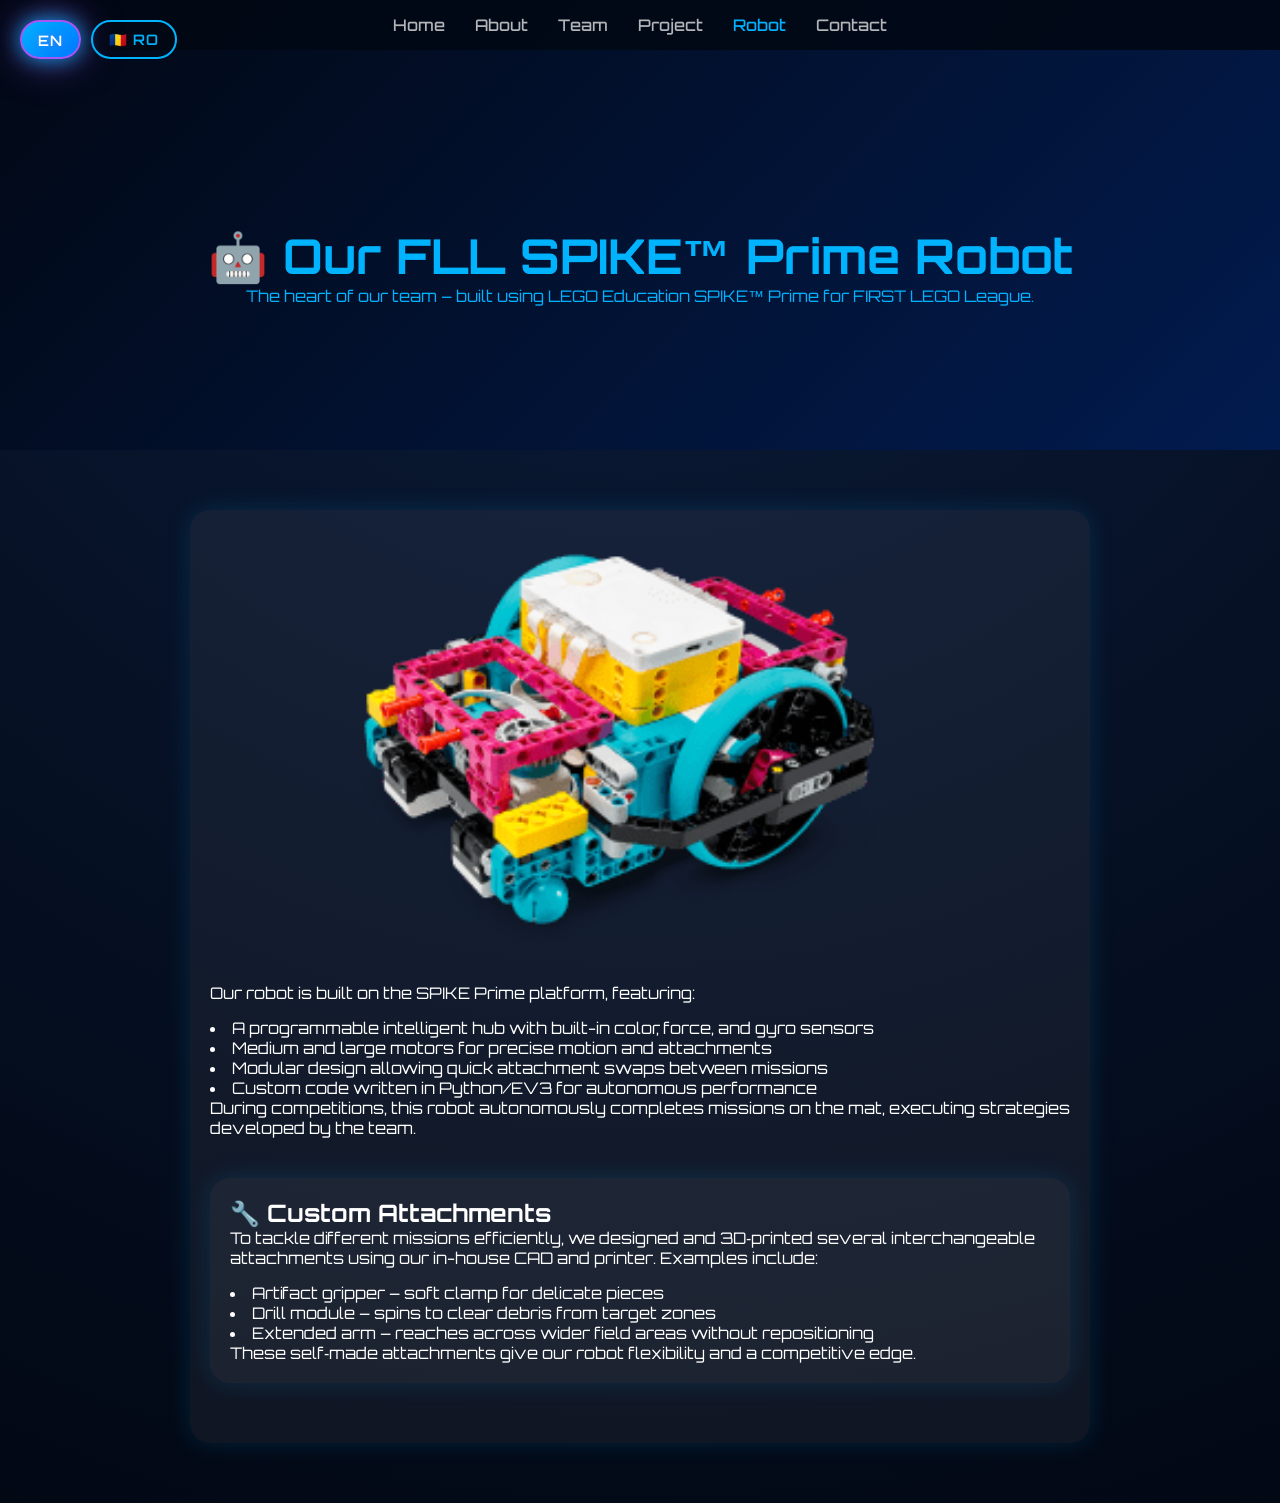
<file: robot.html>
<!DOCTYPE html>
<html lang="en">
<head>
  <meta charset="UTF-8">
  <title>Robot | Techno Wizards</title>
  <meta name="viewport" content="width=device-width, initial-scale=1.0">

  <link href="https://fonts.googleapis.com/css2?family=Orbitron:wght@400;700&display=swap" rel="stylesheet">
  <link rel="stylesheet" href="assets/css/animations.css">
  <link rel="stylesheet" href="assets/css/style.css">
  <link rel="stylesheet" href="assets/css/robot.css">
</head>

<body>

<nav class="top-nav">
  <a href="index.html">Home</a>
  <a href="about.html">About</a>
  <a href="team.html">Team</a>
  <a href="project.html">Project</a>
  <a href="robot.html" class="active">Robot</a>
  <a href="contact.html">Contact</a>
</nav>

<section class="robot-hero">
  <h1 data-i18n="ourRobot">🤖 Our FLL SPIKE™ Prime Robot</h1>
  <p data-i18n="robotDescription">The heart of our team – built using LEGO Education SPIKE™ Prime for FIRST LEGO League.</p>
</section>

<section class="robot-details">
  <img src="assets/images/robot-spike.jpg" alt="SPIKE Prime robot" class="robot-img" onerror="this.src='assets/images/robot-placeholder.svg'">
  <p data-i18n="robotBuilt">Our robot is built on the SPIKE Prime platform, featuring:</p>
  <ul>
    <li data-i18n="hub">A programmable intelligent hub with built-in color, force, and gyro sensors</li>
    <li data-i18n="motors">Medium and large motors for precise motion and attachments</li>
    <li data-i18n="modular">Modular design allowing quick attachment swaps between missions</li>
    <li data-i18n="customCode">Custom code written in Python/EV3 for autonomous performance</li>
  </ul>
  <p data-i18n="duringCompetitions">During competitions, this robot autonomously completes missions on the mat, executing strategies developed by the team.</p>
  <div class="robot-attachments">
    <h2 data-i18n="customAttachments">🔧 Custom Attachments</h2>
    <p data-i18n="attachmentsText">To tackle different missions efficiently, we designed and 3D‑printed several interchangeable attachments using our in-house CAD and printer. Examples include:</p>
    <ul>
      <li data-i18n="artifactGripper">Artifact gripper – soft clamp for delicate pieces</li>
      <li data-i18n="drillModule">Drill module – spins to clear debris from target zones</li>
      <li data-i18n="extendedArm">Extended arm – reaches across wider field areas without repositioning</li>
    </ul>
    <p data-i18n="flexibilityEdge">These self‑made attachments give our robot flexibility and a competitive edge.</p>
  </div>
</section>

<script src="assets/js/language.js"></script>
<script src="assets/js/robot.js"></script>
</body>
</html>
</file>
<file: assets/css/animations.css>
/* Common animations used across multiple pages */

@keyframes float {
  0%, 100% { transform: translateY(0); }
  50% { transform: translateY(-10px); }
}

@keyframes pulse {
  0%, 100% {
    text-shadow: 0 0 10px #00b3ff, 0 0 20px #a855f7;
  }
  50% {
    text-shadow: 0 0 30px #00b3ff, 0 0 50px #a855f7, 0 0 70px #a855f7;
  }
}

@keyframes spin {
  from { transform: rotate(0deg); }
  to { transform: rotate(360deg); }
}

@keyframes sparkle {
  0%, 100% {
    transform: scale(1) rotate(0deg);
    opacity: 0.6;
  }
  50% {
    transform: scale(1.5) rotate(180deg);
    opacity: 1;
  }
}

@keyframes particleFloat {
  0% {
    opacity: 1;
    transform: translate(0, 0) scale(1);
  }
  100% {
    opacity: 0;
    transform: translate(
      calc(var(--vx) * 50px),
      calc(var(--vy) * 50px)
    ) scale(0);
  }
}

@keyframes gradientShift {
  0%, 100% { background-position: 0% 50%; }
  50% { background-position: 100% 50%; }
}

@keyframes modalSlideIn {
  from {
    transform: translateY(-100px) scale(0.8);
    opacity: 0;
  }
  to {
    transform: translateY(0) scale(1);
    opacity: 1;
  }
}

/* Magic particles shared across pages */
.magic-particle {
  position: fixed;
  width: 8px;
  height: 8px;
  background: radial-gradient(circle, #ffd700, #a855f7);
  border-radius: 50%;
  pointer-events: none;
  animation: particleFloat 1s ease-out forwards;
  box-shadow: 0 0 10px rgba(168, 85, 247, 0.8);
  z-index: 9999;
}
</file>
<file: assets/css/style.css>
/* GLOBAL NAVBAR */
.top-nav {
  position: fixed;
  top: 0;
  width: 100%;
  background: transparent;
  display: flex;
  justify-content: center;
  gap: 30px;
  padding: 15px;
  z-index: 1000;
}

.top-nav a {
  color: white;
  text-decoration: none;
  opacity: 0.7;
  font-weight: 500;
}

.top-nav a.active,
.top-nav a:hover {
  opacity: 1;
  color: #00b3ff;
}

.top-nav .logo {
  position: absolute;
  left: 20px;
  top: 8px;
  display: flex;
  align-items: center;
  z-index: 1002;
}

.top-nav .logo img {
  height: 40px;
  width: auto;
  display: block;
}


* {
  margin: 0;
  padding: 0;
  box-sizing: border-box;
}

body {
  font-family: 'Orbitron', sans-serif;
  background: radial-gradient(circle at top, #0b1c3a, #020814);
  color: white;
  overflow-x: hidden;
}

/* CANVAS */
#bg-canvas {
  position: fixed;
  inset: 0;
  z-index: -1;
}

/* HERO */
.hero {
  height: 100vh;
  display: flex;
  flex-direction: column;
  justify-content: center;
  align-items: center;
  text-align: center;
}

/* GLOW TEXT */
.glow {
  font-size: 4em;
  letter-spacing: 6px;
  text-shadow:
    0 0 10px #00b3ff,
    0 0 20px #0077ff,
    0 0 40px #0055ff,
    0 0 60px #a855f7;
  animation: pulse 3s infinite;
}

.subtitle {
  margin-top: 15px;
  font-size: 1.3em;
  opacity: 0.85;
  text-shadow: 0 0 10px rgba(168, 85, 247, 0.5);
}

/* ENHANCED BUTTONS */
.hero-buttons {
  margin-top: 40px;
  display: flex;
  gap: 25px;
  flex-wrap: wrap;
  justify-content: center;
}

.hero-buttons a {
  padding: 18px 35px;
  border-radius: 35px;
  text-decoration: none;
  color: white;
  font-weight: 600;
  font-size: 1.05em;
  transition: all 0.4s ease;
  position: relative;
  overflow: hidden;
  display: flex;
  align-items: center;
  gap: 10px;
}

.btn-primary {
  background: linear-gradient(135deg, #00b3ff, #0077ff);
  border: 2px solid #00b3ff;
  box-shadow:
    0 0 20px rgba(0, 179, 255, 0.5),
    inset 0 0 20px rgba(255, 255, 255, 0.1);
}

.btn-primary:hover {
  transform: translateY(-5px) scale(1.05);
  box-shadow:
    0 0 40px rgba(0, 179, 255, 0.8),
    0 10px 30px rgba(0, 179, 255, 0.4),
    inset 0 0 30px rgba(255, 255, 255, 0.2);
  text-shadow: 0 0 10px rgba(255, 255, 255, 0.8);
}

.btn-secondary {
  background: linear-gradient(135deg, #a855f7, #7c3aed);
  border: 2px solid #a855f7;
  box-shadow:
    0 0 20px rgba(168, 85, 247, 0.5),
    inset 0 0 20px rgba(255, 255, 255, 0.1);
}

.btn-secondary:hover {
  transform: translateY(-5px) scale(1.05);
  box-shadow:
    0 0 40px rgba(168, 85, 247, 0.8),
    0 10px 30px rgba(168, 85, 247, 0.4),
    inset 0 0 30px rgba(255, 255, 255, 0.2);
  text-shadow: 0 0 10px rgba(255, 255, 255, 0.8);
}

.btn-icon {
  font-size: 1.3em;
  animation: float 2s infinite ease-in-out;
}

.btn-primary:hover .btn-icon {
  animation: spin 1s linear infinite;
}

.btn-secondary:hover .btn-icon {
  animation: pulse 0.5s ease-in-out infinite;
}

/* Animations are now in animations.css */

/* LANGUAGE SWITCHER */
.language-switcher {
  position: fixed;
  top: 20px;
  left: 20px;
  display: flex;
  gap: 10px;
  z-index: 1001;
  flex-direction: row;
}

.lang-btn {
  padding: 8px 16px;
  border: 2px solid #00b3ff;
  background: transparent;
  color: #00b3ff;
  border-radius: 20px;
  font-family: 'Orbitron', sans-serif;
  font-weight: 600;
  font-size: 0.9em;
  cursor: pointer;
  transition: all 0.3s ease;
  text-transform: uppercase;
  letter-spacing: 1px;
}

.lang-btn:hover {
  background: rgba(0, 179, 255, 0.1);
  box-shadow: 0 0 15px rgba(0, 179, 255, 0.5);
  transform: scale(1.05);
}

.lang-btn.active {
  background: linear-gradient(135deg, #00b3ff, #0077ff);
  border-color: #a855f7;
  box-shadow: 0 0 20px rgba(0, 179, 255, 0.8), 0 0 40px rgba(168, 85, 247, 0.6);
  color: white;
  text-shadow: 0 0 10px rgba(168, 85, 247, 0.5);
}

.lang-btn.active:hover {
  transform: scale(1.1);
  box-shadow: 0 0 30px rgba(0, 179, 255, 1), 0 0 60px rgba(168, 85, 247, 0.8);
}

@media (max-width: 768px) {
  .language-switcher {
    top: 70px;
    left: 10px;
  }
  
  .lang-btn {
    padding: 6px 12px;
    font-size: 0.8em;
  }
}
</file>
<file: assets/css/robot.css>
/* Styles specific to robot page */

.top-nav {
  position: fixed;
  top: 0;
  width: 100%;
  background: rgba(2, 8, 20, 0.9);
  display: flex;
  justify-content: center;
  gap: 30px;
  padding: 15px;
  z-index: 100;
}

.robot-hero {
  height: 50vh;
  display: flex;
  flex-direction: column;
  justify-content: center;
  align-items: center;
  padding-top: 80px;
  text-align: center;
  background: linear-gradient(135deg, #020814 0%, #0055ff 100%);
  background-size: 400% 400%;
  animation: gradientShift 8s ease infinite;
  color: #00b3ff;
  position: relative;
}

.robot-img {
  width: 100%;
  max-width: 600px;
  display: block;
  margin: 30px auto;
  border-radius: 15px;
  transition: transform 0.3s ease;
}
.robot-img:hover {
  transform: scale(1.05);
}

.robot-attachments {
  max-width: 900px;
  margin: 40px auto;
  padding: 20px;
  background: rgba(255,255,255,0.05);
  border-radius: 20px;
  box-shadow: 0 0 25px rgba(0,179,255,0.15);
}

.robot-attachments h2 {
  margin-top: 0;
}

.robot-attachments ul {
  list-style: disc inside;
  margin-top: 10px;
}

.robot-hero h1 {
  font-size: 3em;
}

.robot-details {
  max-width: 900px;
  margin: 60px auto;
  padding: 20px;
  background: rgba(255,255,255,0.05);
  border-radius: 20px;
  box-shadow: 0 0 25px rgba(0,179,255,0.15);
  opacity: 0;
  transform: translateY(40px);
  transition: all 0.8s ease;
}

.robot-details.visible {
  opacity: 1;
  transform: translateY(0);
}

.robot-details img {
  width: 100%;
  max-width: 600px;
  display: block;
  margin: 0 auto 30px;
  border-radius: 15px;
}

.robot-details ul {
  list-style: disc inside;
  margin-top: 15px;
}
</file>
